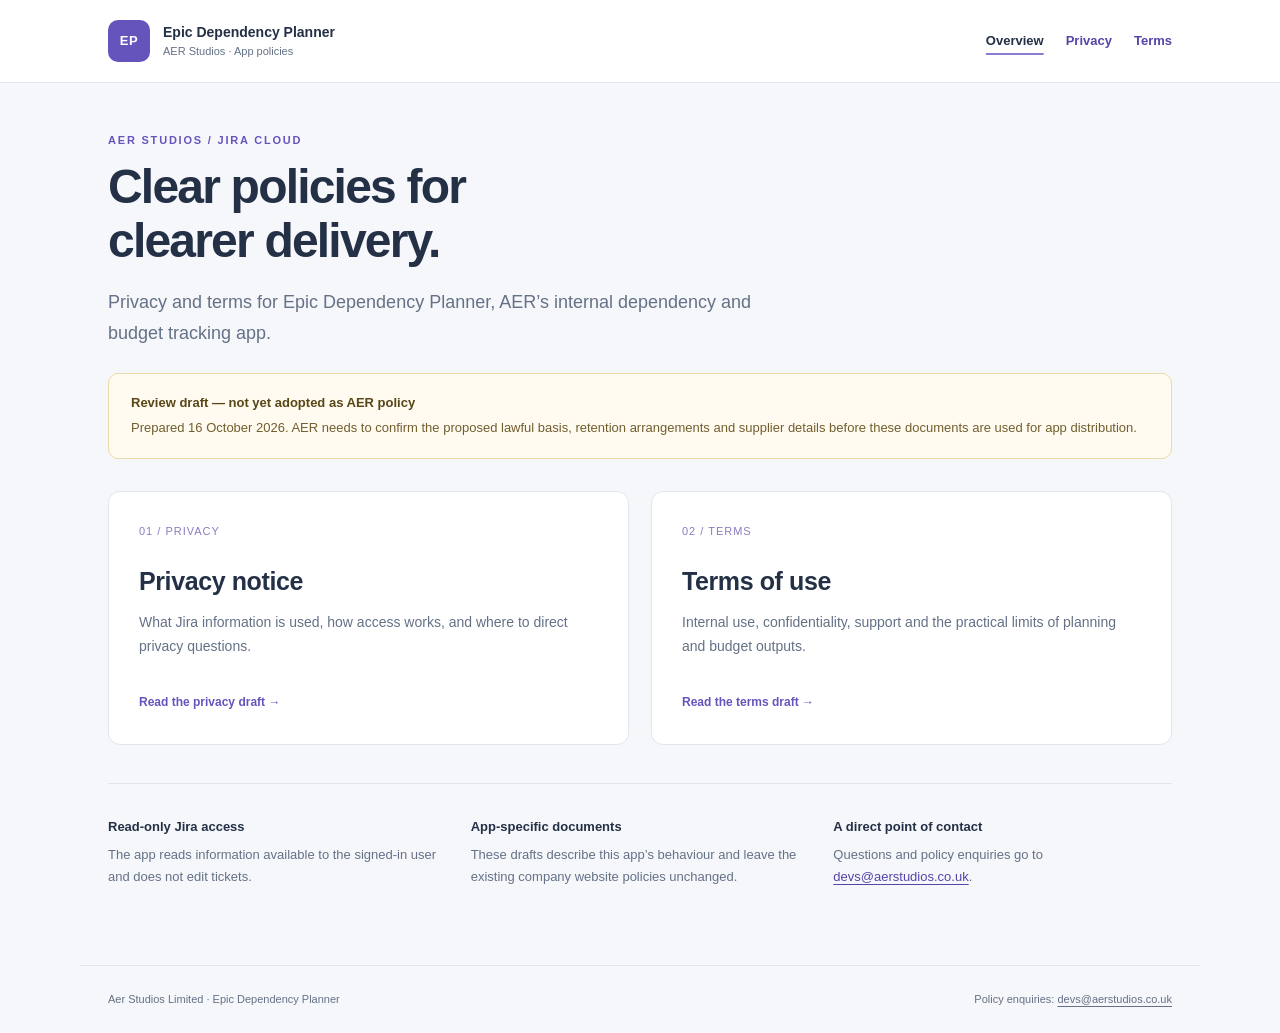
<file: docs/index.html>
<!doctype html>
<html lang="en-GB">
  <head>
    <meta charset="utf-8" />
    <meta name="viewport" content="width=device-width, initial-scale=1" />
    <meta
      name="description"
      content="App-specific privacy and terms review drafts for AER Studios’ Epic Dependency Planner."
    />
    <meta name="robots" content="noindex,nofollow" />
    <meta name="referrer" content="no-referrer" />
    <meta
      http-equiv="Content-Security-Policy"
      content="default-src 'none'; style-src 'self'; img-src 'self' data:; base-uri 'none'; form-action 'none'"
    />
    <title>App policies · Epic Dependency Planner</title>
    <link rel="stylesheet" href="./styles.css" />
  </head>
  <body>
    <a class="skip" href="#main">Skip to content</a>
    <header class="masthead">
      <div class="header-inner">
        <a class="brand" href="./index.html"
          ><span class="monogram" aria-hidden="true">EP</span
          ><span
            ><strong>Epic Dependency Planner</strong
            ><small>AER Studios · App policies</small></span
          ></a
        >
        <nav aria-label="Policy navigation">
          <a href="./index.html" aria-current="page">Overview</a
          ><a href="./privacy.html">Privacy</a><a href="./terms.html">Terms</a>
        </nav>
      </div>
    </header>
    <main id="main" class="shell">
      <p class="eyebrow">AER Studios / Jira Cloud</p>
      <h1>Clear policies for<br />clearer delivery.</h1>
      <p class="lede">
        Privacy and terms for Epic Dependency Planner, AER’s internal dependency
        and budget tracking app.
      </p>
      <aside class="review-banner" aria-label="Document status">
        <strong>Review draft — not yet adopted as AER policy</strong>
        <p>
          Prepared 16 October 2026. AER needs to confirm the proposed lawful
          basis, retention arrangements and supplier details before these
          documents are used for app distribution.
        </p>
      </aside>
      <div class="cards">
        <a class="card" href="./privacy.html"
          ><span class="number">01 / PRIVACY</span>
          <h2>Privacy notice</h2>
          <p>
            What Jira information is used, how access works, and where to direct
            privacy questions.
          </p>
          <span class="read">Read the privacy draft →</span></a
        ><a class="card" href="./terms.html"
          ><span class="number">02 / TERMS</span>
          <h2>Terms of use</h2>
          <p>
            Internal use, confidentiality, support and the practical limits of
            planning and budget outputs.
          </p>
          <span class="read">Read the terms draft →</span></a
        >
      </div>
      <div class="fact-grid">
        <div>
          <strong>Read-only Jira access</strong>
          <p>
            The app reads information available to the signed-in user and does
            not edit tickets.
          </p>
        </div>
        <div>
          <strong>App-specific documents</strong>
          <p>
            These drafts describe this app’s behaviour and leave the existing
            company website policies unchanged.
          </p>
        </div>
        <div>
          <strong>A direct point of contact</strong>
          <p>
            Questions and policy enquiries go to
            <a href="mailto:devs@aerstudios.co.uk">devs@aerstudios.co.uk</a>.
          </p>
        </div>
      </div>
    </main>
    <footer class="footer">
      <span>Aer Studios Limited · Epic Dependency Planner</span
      ><span
        >Policy enquiries:
        <a href="mailto:devs@aerstudios.co.uk">devs@aerstudios.co.uk</a></span
      >
    </footer>
  </body>
</html>
</file>
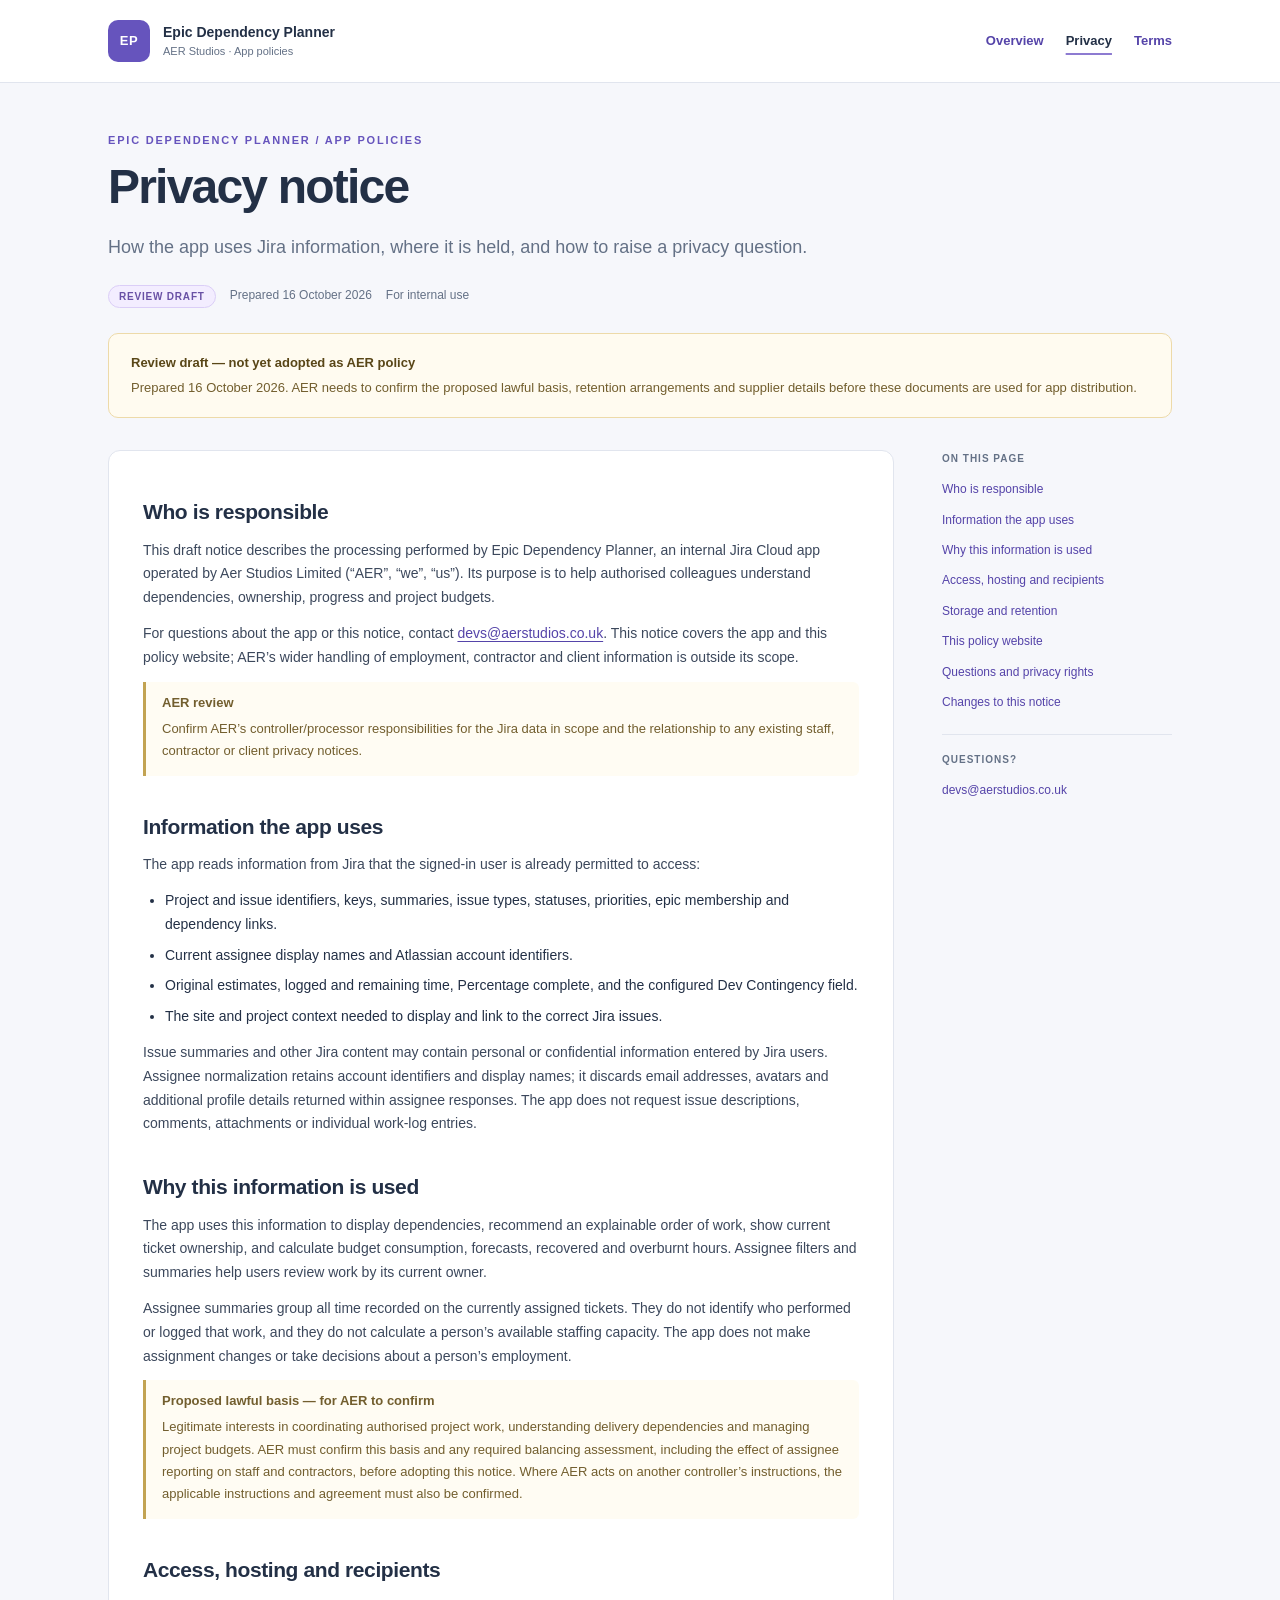
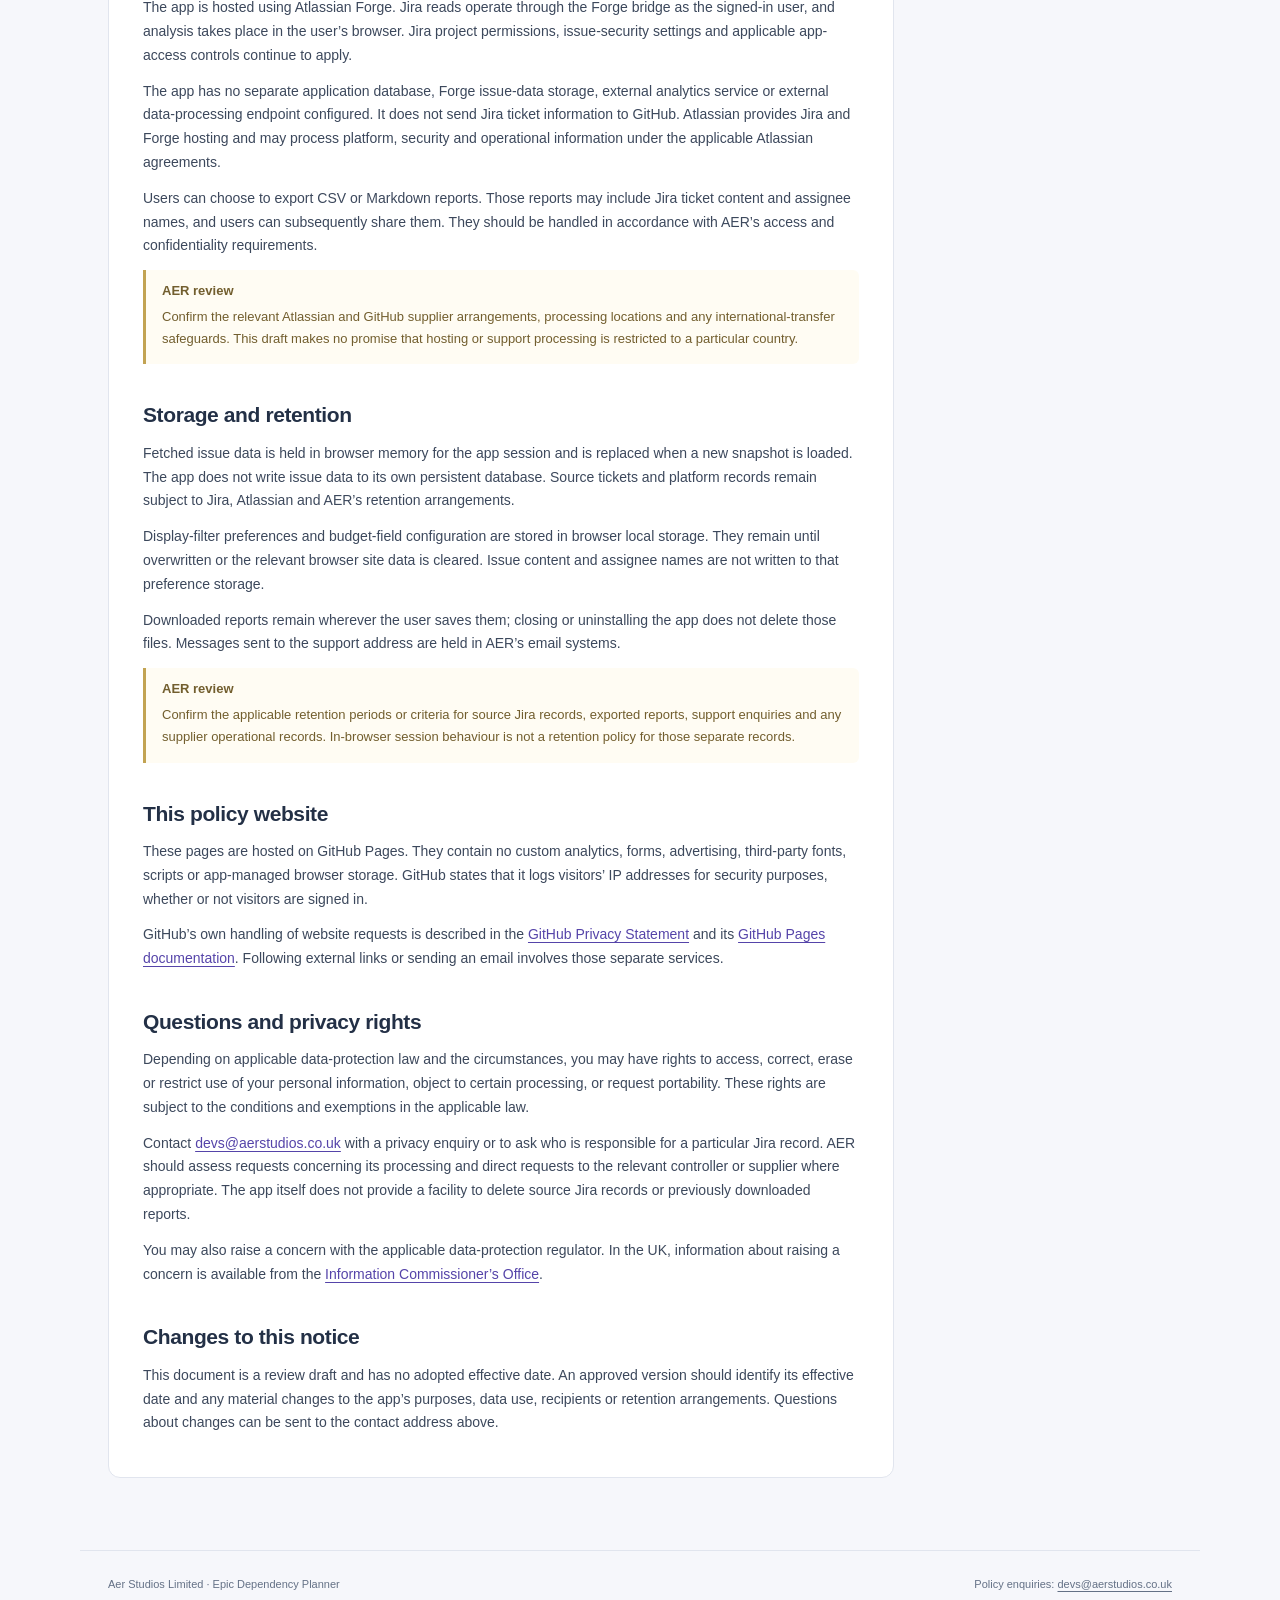
<file: docs/privacy.html>
<!doctype html>
<html lang="en-GB">
  <head>
    <meta charset="utf-8" />
    <meta name="viewport" content="width=device-width, initial-scale=1" />
    <meta
      name="description"
      content="App-specific privacy and terms review drafts for AER Studios’ Epic Dependency Planner."
    />
    <meta name="robots" content="noindex,nofollow" />
    <meta name="referrer" content="no-referrer" />
    <meta
      http-equiv="Content-Security-Policy"
      content="default-src 'none'; style-src 'self'; img-src 'self' data:; base-uri 'none'; form-action 'none'"
    />
    <title>Privacy notice · Epic Dependency Planner</title>
    <link rel="stylesheet" href="./styles.css" />
  </head>
  <body>
    <a class="skip" href="#main">Skip to content</a>
    <header class="masthead">
      <div class="header-inner">
        <a class="brand" href="./index.html"
          ><span class="monogram" aria-hidden="true">EP</span
          ><span
            ><strong>Epic Dependency Planner</strong
            ><small>AER Studios · App policies</small></span
          ></a
        >
        <nav aria-label="Policy navigation">
          <a href="./index.html">Overview</a
          ><a href="./privacy.html" aria-current="page">Privacy</a
          ><a href="./terms.html">Terms</a>
        </nav>
      </div>
    </header>
    <main id="main" class="shell">
      <p class="eyebrow">Epic Dependency Planner / App policies</p>
      <h1>Privacy notice</h1>
      <p class="lede">
        How the app uses Jira information, where it is held, and how to raise a
        privacy question.
      </p>
      <div class="meta">
        <span class="pill">Review draft</span
        ><span>Prepared 16 October 2026</span><span>For internal use</span>
      </div>
      <aside class="review-banner" aria-label="Document status">
        <strong>Review draft — not yet adopted as AER policy</strong>
        <p>
          Prepared 16 October 2026. AER needs to confirm the proposed lawful
          basis, retention arrangements and supplier details before these
          documents are used for app distribution.
        </p>
      </aside>
      <div class="layout">
        <article class="document">
          <section aria-labelledby="responsibility">
            <h2 id="responsibility">Who is responsible</h2>
            <p>
              This draft notice describes the processing performed by Epic
              Dependency Planner, an internal Jira Cloud app operated by Aer
              Studios Limited (“AER”, “we”, “us”). Its purpose is to help
              authorised colleagues understand dependencies, ownership, progress
              and project budgets.
            </p>
            <p>
              For questions about the app or this notice, contact
              <a href="mailto:devs@aerstudios.co.uk">devs@aerstudios.co.uk</a>.
              This notice covers the app and this policy website; AER’s wider
              handling of employment, contractor and client information is
              outside its scope.
            </p>
            <div class="review-note">
              <strong>AER review</strong>
              <p>
                Confirm AER’s controller/processor responsibilities for the Jira
                data in scope and the relationship to any existing staff,
                contractor or client privacy notices.
              </p>
            </div>
          </section>
          <section aria-labelledby="information">
            <h2 id="information">Information the app uses</h2>
            <p>
              The app reads information from Jira that the signed-in user is
              already permitted to access:
            </p>
            <ul>
              <li>
                Project and issue identifiers, keys, summaries, issue types,
                statuses, priorities, epic membership and dependency links.
              </li>
              <li>
                Current assignee display names and Atlassian account
                identifiers.
              </li>
              <li>
                Original estimates, logged and remaining time, Percentage
                complete, and the configured Dev Contingency field.
              </li>
              <li>
                The site and project context needed to display and link to the
                correct Jira issues.
              </li>
            </ul>
            <p>
              Issue summaries and other Jira content may contain personal or
              confidential information entered by Jira users. Assignee
              normalization retains account identifiers and display names; it
              discards email addresses, avatars and additional profile details
              returned within assignee responses. The app does not request issue
              descriptions, comments, attachments or individual work-log
              entries.
            </p>
          </section>
          <section aria-labelledby="purpose">
            <h2 id="purpose">Why this information is used</h2>
            <p>
              The app uses this information to display dependencies, recommend
              an explainable order of work, show current ticket ownership, and
              calculate budget consumption, forecasts, recovered and overburnt
              hours. Assignee filters and summaries help users review work by
              its current owner.
            </p>
            <p>
              Assignee summaries group all time recorded on the currently
              assigned tickets. They do not identify who performed or logged
              that work, and they do not calculate a person’s available staffing
              capacity. The app does not make assignment changes or take
              decisions about a person’s employment.
            </p>
            <div class="review-note">
              <strong>Proposed lawful basis — for AER to confirm</strong>
              <p>
                Legitimate interests in coordinating authorised project work,
                understanding delivery dependencies and managing project
                budgets. AER must confirm this basis and any required balancing
                assessment, including the effect of assignee reporting on staff
                and contractors, before adopting this notice. Where AER acts on
                another controller’s instructions, the applicable instructions
                and agreement must also be confirmed.
              </p>
            </div>
          </section>
          <section aria-labelledby="access">
            <h2 id="access">Access, hosting and recipients</h2>
            <p>
              The app is hosted using Atlassian Forge. Jira reads operate
              through the Forge bridge as the signed-in user, and analysis takes
              place in the user’s browser. Jira project permissions,
              issue-security settings and applicable app-access controls
              continue to apply.
            </p>
            <p>
              The app has no separate application database, Forge issue-data
              storage, external analytics service or external data-processing
              endpoint configured. It does not send Jira ticket information to
              GitHub. Atlassian provides Jira and Forge hosting and may process
              platform, security and operational information under the
              applicable Atlassian agreements.
            </p>
            <p>
              Users can choose to export CSV or Markdown reports. Those reports
              may include Jira ticket content and assignee names, and users can
              subsequently share them. They should be handled in accordance with
              AER’s access and confidentiality requirements.
            </p>
            <div class="review-note">
              <strong>AER review</strong>
              <p>
                Confirm the relevant Atlassian and GitHub supplier arrangements,
                processing locations and any international-transfer safeguards.
                This draft makes no promise that hosting or support processing
                is restricted to a particular country.
              </p>
            </div>
          </section>
          <section aria-labelledby="retention">
            <h2 id="retention">Storage and retention</h2>
            <p>
              Fetched issue data is held in browser memory for the app session
              and is replaced when a new snapshot is loaded. The app does not
              write issue data to its own persistent database. Source tickets
              and platform records remain subject to Jira, Atlassian and AER’s
              retention arrangements.
            </p>
            <p>
              Display-filter preferences and budget-field configuration are
              stored in browser local storage. They remain until overwritten or
              the relevant browser site data is cleared. Issue content and
              assignee names are not written to that preference storage.
            </p>
            <p>
              Downloaded reports remain wherever the user saves them; closing or
              uninstalling the app does not delete those files. Messages sent to
              the support address are held in AER’s email systems.
            </p>
            <div class="review-note">
              <strong>AER review</strong>
              <p>
                Confirm the applicable retention periods or criteria for source
                Jira records, exported reports, support enquiries and any
                supplier operational records. In-browser session behaviour is
                not a retention policy for those separate records.
              </p>
            </div>
          </section>
          <section aria-labelledby="website">
            <h2 id="website">This policy website</h2>
            <p>
              These pages are hosted on GitHub Pages. They contain no custom
              analytics, forms, advertising, third-party fonts, scripts or
              app-managed browser storage. GitHub states that it logs visitors’
              IP addresses for security purposes, whether or not visitors are
              signed in.
            </p>
            <p>
              GitHub’s own handling of website requests is described in the
              <a
                href="https://docs.github.com/en/site-policy/privacy-policies/github-general-privacy-statement"
                >GitHub Privacy Statement</a
              >
              and its
              <a
                href="https://docs.github.com/en/pages/getting-started-with-github-pages/what-is-github-pages"
                >GitHub Pages documentation</a
              >. Following external links or sending an email involves those
              separate services.
            </p>
          </section>
          <section aria-labelledby="rights">
            <h2 id="rights">Questions and privacy rights</h2>
            <p>
              Depending on applicable data-protection law and the circumstances,
              you may have rights to access, correct, erase or restrict use of
              your personal information, object to certain processing, or
              request portability. These rights are subject to the conditions
              and exemptions in the applicable law.
            </p>
            <p>
              Contact
              <a href="mailto:devs@aerstudios.co.uk">devs@aerstudios.co.uk</a>
              with a privacy enquiry or to ask who is responsible for a
              particular Jira record. AER should assess requests concerning its
              processing and direct requests to the relevant controller or
              supplier where appropriate. The app itself does not provide a
              facility to delete source Jira records or previously downloaded
              reports.
            </p>
            <p>
              You may also raise a concern with the applicable data-protection
              regulator. In the UK, information about raising a concern is
              available from the
              <a href="https://ico.org.uk/make-a-complaint/"
                >Information Commissioner’s Office</a
              >.
            </p>
          </section>
          <section aria-labelledby="updates">
            <h2 id="updates">Changes to this notice</h2>
            <p>
              This document is a review draft and has no adopted effective date.
              An approved version should identify its effective date and any
              material changes to the app’s purposes, data use, recipients or
              retention arrangements. Questions about changes can be sent to the
              contact address above.
            </p>
          </section>
        </article>
        <aside class="toc" aria-label="On this page">
          <strong>On this page</strong>
          <ol>
            <li><a href="#responsibility">Who is responsible</a></li>
            <li><a href="#information">Information the app uses</a></li>
            <li><a href="#purpose">Why this information is used</a></li>
            <li><a href="#access">Access, hosting and recipients</a></li>
            <li><a href="#retention">Storage and retention</a></li>
            <li><a href="#website">This policy website</a></li>
            <li><a href="#rights">Questions and privacy rights</a></li>
            <li><a href="#updates">Changes to this notice</a></li>
          </ol>
          <div class="contact">
            <strong>Questions?</strong
            ><a href="mailto:devs@aerstudios.co.uk">devs@aerstudios.co.uk</a>
          </div>
        </aside>
      </div>
    </main>
    <footer class="footer">
      <span>Aer Studios Limited · Epic Dependency Planner</span
      ><span
        >Policy enquiries:
        <a href="mailto:devs@aerstudios.co.uk">devs@aerstudios.co.uk</a></span
      >
    </footer>
  </body>
</html>
</file>
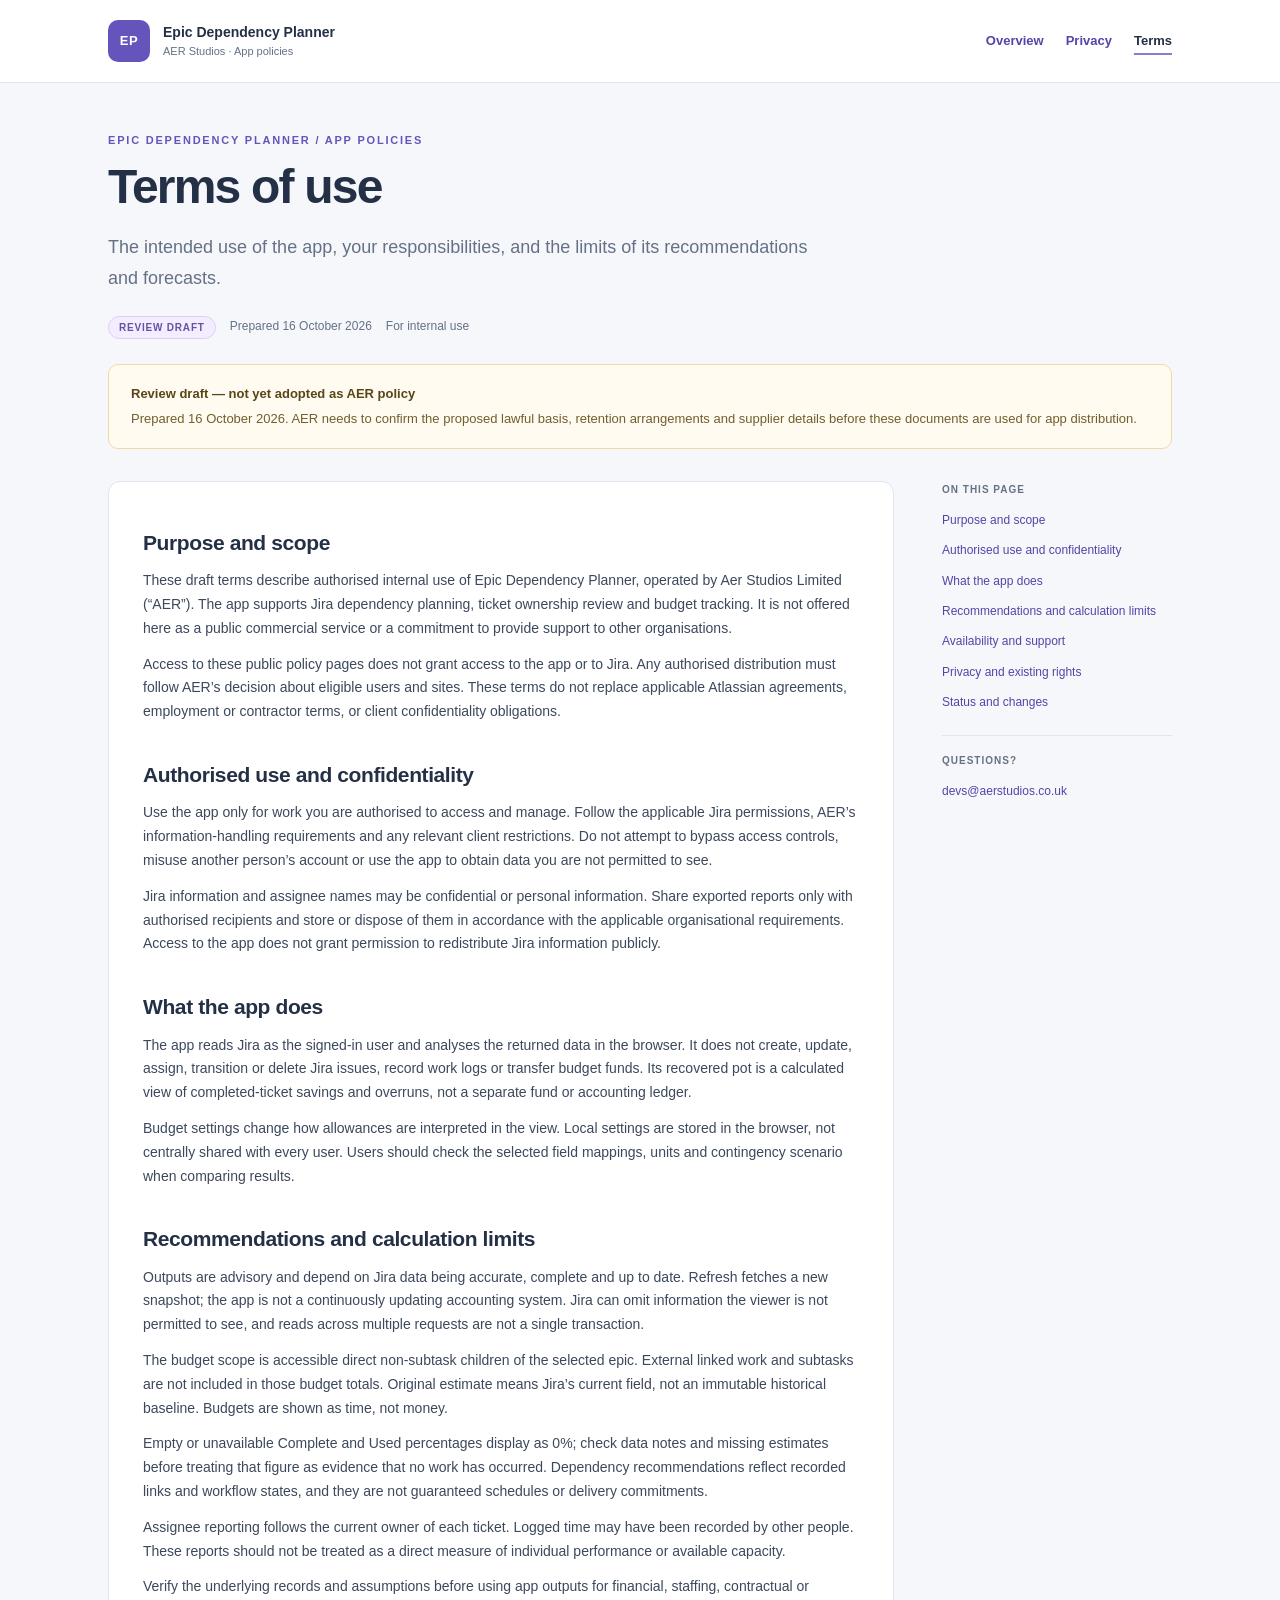
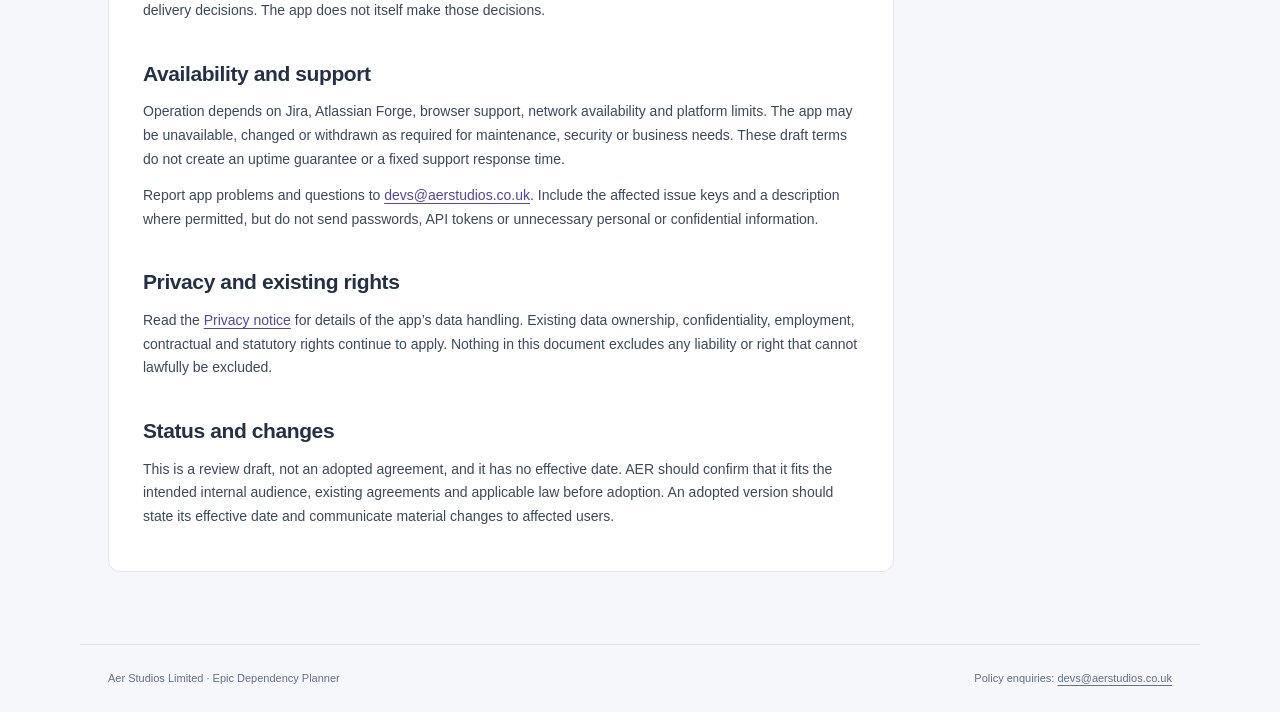
<file: docs/terms.html>
<!doctype html>
<html lang="en-GB">
  <head>
    <meta charset="utf-8" />
    <meta name="viewport" content="width=device-width, initial-scale=1" />
    <meta
      name="description"
      content="App-specific privacy and terms review drafts for AER Studios’ Epic Dependency Planner."
    />
    <meta name="robots" content="noindex,nofollow" />
    <meta name="referrer" content="no-referrer" />
    <meta
      http-equiv="Content-Security-Policy"
      content="default-src 'none'; style-src 'self'; img-src 'self' data:; base-uri 'none'; form-action 'none'"
    />
    <title>Terms of use · Epic Dependency Planner</title>
    <link rel="stylesheet" href="./styles.css" />
  </head>
  <body>
    <a class="skip" href="#main">Skip to content</a>
    <header class="masthead">
      <div class="header-inner">
        <a class="brand" href="./index.html"
          ><span class="monogram" aria-hidden="true">EP</span
          ><span
            ><strong>Epic Dependency Planner</strong
            ><small>AER Studios · App policies</small></span
          ></a
        >
        <nav aria-label="Policy navigation">
          <a href="./index.html">Overview</a><a href="./privacy.html">Privacy</a
          ><a href="./terms.html" aria-current="page">Terms</a>
        </nav>
      </div>
    </header>
    <main id="main" class="shell">
      <p class="eyebrow">Epic Dependency Planner / App policies</p>
      <h1>Terms of use</h1>
      <p class="lede">
        The intended use of the app, your responsibilities, and the limits of
        its recommendations and forecasts.
      </p>
      <div class="meta">
        <span class="pill">Review draft</span
        ><span>Prepared 16 October 2026</span><span>For internal use</span>
      </div>
      <aside class="review-banner" aria-label="Document status">
        <strong>Review draft — not yet adopted as AER policy</strong>
        <p>
          Prepared 16 October 2026. AER needs to confirm the proposed lawful
          basis, retention arrangements and supplier details before these
          documents are used for app distribution.
        </p>
      </aside>
      <div class="layout">
        <article class="document">
          <section aria-labelledby="scope">
            <h2 id="scope">Purpose and scope</h2>
            <p>
              These draft terms describe authorised internal use of Epic
              Dependency Planner, operated by Aer Studios Limited (“AER”). The
              app supports Jira dependency planning, ticket ownership review and
              budget tracking. It is not offered here as a public commercial
              service or a commitment to provide support to other organisations.
            </p>
            <p>
              Access to these public policy pages does not grant access to the
              app or to Jira. Any authorised distribution must follow AER’s
              decision about eligible users and sites. These terms do not
              replace applicable Atlassian agreements, employment or contractor
              terms, or client confidentiality obligations.
            </p>
          </section>
          <section aria-labelledby="authorised-use">
            <h2 id="authorised-use">Authorised use and confidentiality</h2>
            <p>
              Use the app only for work you are authorised to access and manage.
              Follow the applicable Jira permissions, AER’s information-handling
              requirements and any relevant client restrictions. Do not attempt
              to bypass access controls, misuse another person’s account or use
              the app to obtain data you are not permitted to see.
            </p>
            <p>
              Jira information and assignee names may be confidential or
              personal information. Share exported reports only with authorised
              recipients and store or dispose of them in accordance with the
              applicable organisational requirements. Access to the app does not
              grant permission to redistribute Jira information publicly.
            </p>
          </section>
          <section aria-labelledby="operation">
            <h2 id="operation">What the app does</h2>
            <p>
              The app reads Jira as the signed-in user and analyses the returned
              data in the browser. It does not create, update, assign,
              transition or delete Jira issues, record work logs or transfer
              budget funds. Its recovered pot is a calculated view of
              completed-ticket savings and overruns, not a separate fund or
              accounting ledger.
            </p>
            <p>
              Budget settings change how allowances are interpreted in the view.
              Local settings are stored in the browser, not centrally shared
              with every user. Users should check the selected field mappings,
              units and contingency scenario when comparing results.
            </p>
          </section>
          <section aria-labelledby="limitations">
            <h2 id="limitations">Recommendations and calculation limits</h2>
            <p>
              Outputs are advisory and depend on Jira data being accurate,
              complete and up to date. Refresh fetches a new snapshot; the app
              is not a continuously updating accounting system. Jira can omit
              information the viewer is not permitted to see, and reads across
              multiple requests are not a single transaction.
            </p>
            <p>
              The budget scope is accessible direct non-subtask children of the
              selected epic. External linked work and subtasks are not included
              in those budget totals. Original estimate means Jira’s current
              field, not an immutable historical baseline. Budgets are shown as
              time, not money.
            </p>
            <p>
              Empty or unavailable Complete and Used percentages display as 0%;
              check data notes and missing estimates before treating that figure
              as evidence that no work has occurred. Dependency recommendations
              reflect recorded links and workflow states, and they are not
              guaranteed schedules or delivery commitments.
            </p>
            <p>
              Assignee reporting follows the current owner of each ticket.
              Logged time may have been recorded by other people. These reports
              should not be treated as a direct measure of individual
              performance or available capacity.
            </p>
            <p>
              Verify the underlying records and assumptions before using app
              outputs for financial, staffing, contractual or delivery
              decisions. The app does not itself make those decisions.
            </p>
          </section>
          <section aria-labelledby="availability">
            <h2 id="availability">Availability and support</h2>
            <p>
              Operation depends on Jira, Atlassian Forge, browser support,
              network availability and platform limits. The app may be
              unavailable, changed or withdrawn as required for maintenance,
              security or business needs. These draft terms do not create an
              uptime guarantee or a fixed support response time.
            </p>
            <p>
              Report app problems and questions to
              <a href="mailto:devs@aerstudios.co.uk">devs@aerstudios.co.uk</a>.
              Include the affected issue keys and a description where permitted,
              but do not send passwords, API tokens or unnecessary personal or
              confidential information.
            </p>
          </section>
          <section aria-labelledby="privacy">
            <h2 id="privacy">Privacy and existing rights</h2>
            <p>
              Read the <a href="./privacy.html">Privacy notice</a> for details
              of the app’s data handling. Existing data ownership,
              confidentiality, employment, contractual and statutory rights
              continue to apply. Nothing in this document excludes any liability
              or right that cannot lawfully be excluded.
            </p>
          </section>
          <section aria-labelledby="changes">
            <h2 id="changes">Status and changes</h2>
            <p>
              This is a review draft, not an adopted agreement, and it has no
              effective date. AER should confirm that it fits the intended
              internal audience, existing agreements and applicable law before
              adoption. An adopted version should state its effective date and
              communicate material changes to affected users.
            </p>
          </section>
        </article>
        <aside class="toc" aria-label="On this page">
          <strong>On this page</strong>
          <ol>
            <li><a href="#scope">Purpose and scope</a></li>
            <li>
              <a href="#authorised-use">Authorised use and confidentiality</a>
            </li>
            <li><a href="#operation">What the app does</a></li>
            <li>
              <a href="#limitations">Recommendations and calculation limits</a>
            </li>
            <li><a href="#availability">Availability and support</a></li>
            <li><a href="#privacy">Privacy and existing rights</a></li>
            <li><a href="#changes">Status and changes</a></li>
          </ol>
          <div class="contact">
            <strong>Questions?</strong
            ><a href="mailto:devs@aerstudios.co.uk">devs@aerstudios.co.uk</a>
          </div>
        </aside>
      </div>
    </main>
    <footer class="footer">
      <span>Aer Studios Limited · Epic Dependency Planner</span
      ><span
        >Policy enquiries:
        <a href="mailto:devs@aerstudios.co.uk">devs@aerstudios.co.uk</a></span
      >
    </footer>
  </body>
</html>
</file>
<file: docs/styles.css>
:root {
  color-scheme: light;
  --ink: #233046;
  --muted: #647186;
  --line: #e1e5ee;
  --purple: #6654bd;
  --paper: #fff;
  --background: #f6f7fb;
  font-family:
    Inter,
    ui-sans-serif,
    -apple-system,
    BlinkMacSystemFont,
    "Segoe UI",
    sans-serif;
  font-size: 16px;
  line-height: 1.7;
}
* {
  box-sizing: border-box;
}
body {
  margin: 0;
  background: var(--background);
  color: var(--ink);
}
a {
  color: #5544a9;
  text-underline-offset: 3px;
}
a:hover {
  color: #322461;
}
a:focus-visible,
summary:focus-visible {
  outline: 3px solid #9988e4;
  outline-offset: 4px;
  border-radius: 2px;
}
.skip {
  position: absolute;
  left: 16px;
  top: -100px;
  background: white;
  padding: 12px;
  z-index: 2;
}
.skip:focus {
  top: 10px;
}
.masthead {
  border-bottom: 1px solid var(--line);
  background: var(--paper);
}
.header-inner {
  max-width: 1120px;
  margin: auto;
  padding: 20px 28px;
  display: flex;
  justify-content: space-between;
  gap: 20px;
  align-items: center;
}
.brand {
  display: flex;
  align-items: center;
  gap: 13px;
  text-decoration: none;
  color: var(--ink);
}
.monogram {
  display: grid;
  place-items: center;
  width: 42px;
  height: 42px;
  background: var(--purple);
  border-radius: 10px;
  color: #fff;
  font-size: 13px;
  font-weight: 750;
  letter-spacing: 0.5px;
}
.brand strong {
  display: block;
  font-size: 14px;
  line-height: 1.4;
}
.brand small {
  display: block;
  color: var(--muted);
  font-size: 11px;
  line-height: 1.5;
}
nav {
  display: flex;
  gap: 22px;
}
nav a {
  font-size: 13px;
  text-decoration: none;
  font-weight: 600;
}
nav a[aria-current="page"] {
  color: #233046;
  text-decoration: underline;
  text-decoration-color: #8d7bd1;
  text-decoration-thickness: 2px;
  text-underline-offset: 8px;
}
.shell {
  max-width: 1120px;
  margin: 0 auto;
  padding: 48px 28px 72px;
}
.eyebrow {
  font-size: 11px;
  letter-spacing: 1.8px;
  font-weight: 700;
  text-transform: uppercase;
  color: var(--purple);
  margin: 0 0 10px;
}
h1 {
  font-size: clamp(32px, 5vw, 48px);
  line-height: 1.14;
  letter-spacing: -1.8px;
  margin: 0 0 18px;
}
h2 {
  font-size: 21px;
  line-height: 1.4;
  letter-spacing: -0.4px;
  margin: 36px 0 12px;
  scroll-margin-top: 24px;
}
h3 {
  font-size: 17px;
  margin: 0 0 10px;
}
.lede {
  font-size: 18px;
  color: var(--muted);
  max-width: 700px;
  margin: 0 0 20px;
}
.meta {
  display: flex;
  gap: 14px;
  flex-wrap: wrap;
  color: var(--muted);
  font-size: 12px;
  margin: 22px 0;
}
.pill {
  font-size: 10px;
  letter-spacing: 0.8px;
  text-transform: uppercase;
  font-weight: 700;
  border: 1px solid #dbcef7;
  background: #f3edff;
  color: #6951a5;
  border-radius: 20px;
  padding: 2px 10px;
}
.review-banner {
  border: 1px solid #eddaa9;
  background: #fffbf0;
  border-radius: 10px;
  padding: 18px 22px;
  color: #725e2e;
  font-size: 13px;
  margin: 25px 0 32px;
}
.review-banner strong {
  display: block;
  color: #594617;
  margin-bottom: 3px;
}
.review-banner p {
  margin: 0;
}
.layout {
  display: grid;
  grid-template-columns: minmax(0, 1fr) 230px;
  gap: 48px;
  align-items: start;
}
.document {
  background: white;
  border: 1px solid var(--line);
  border-radius: 12px;
  padding: 10px 34px 30px;
  min-width: 0;
}
.document p {
  font-size: 14px;
  margin: 12px 0;
  color: #3c485c;
}
.document ul {
  padding-left: 22px;
  margin: 12px 0;
}
.document li {
  font-size: 14px;
  margin: 7px 0;
}
.document a {
  overflow-wrap: anywhere;
}
.toc {
  position: sticky;
  top: 28px;
  font-size: 12px;
}
.toc strong {
  display: block;
  font-size: 10px;
  text-transform: uppercase;
  letter-spacing: 1px;
  color: var(--muted);
  margin-bottom: 12px;
}
.toc ol {
  margin: 0;
  padding: 0;
  list-style: none;
}
.toc li {
  margin: 10px 0;
}
.toc a {
  text-decoration: none;
}
.toc .contact {
  border-top: 1px solid var(--line);
  padding-top: 16px;
  margin-top: 22px;
}
.review-note {
  border-left: 3px solid #c2a352;
  padding: 10px 16px;
  background: #fffcf3;
  color: #725e2e;
  border-radius: 0 6px 6px 0;
  font-size: 13px;
}
.review-note p {
  color: #725e2e;
  font-size: 13px;
  margin: 4px 0;
}
.cards {
  display: grid;
  grid-template-columns: 1fr 1fr;
  gap: 22px;
  margin: 32px 0;
}
.card {
  background: white;
  border: 1px solid var(--line);
  border-radius: 12px;
  padding: 30px;
  text-decoration: none;
  color: var(--ink);
  transition:
    border-color 0.15s,
    transform 0.15s;
}
.card:hover {
  border-color: #b4a8df;
  transform: translateY(-2px);
  color: var(--ink);
}
.card .number {
  display: block;
  font-size: 11px;
  color: #8c7bc0;
  letter-spacing: 1px;
  margin-bottom: 24px;
}
.card h2 {
  margin: 0 0 12px;
  font-size: 25px;
}
.card p {
  font-size: 14px;
  color: var(--muted);
  margin: 0 0 28px;
}
.card .read {
  font-size: 12px;
  font-weight: 650;
  color: var(--purple);
}
.fact-grid {
  display: grid;
  grid-template-columns: 1fr 1fr 1fr;
  gap: 24px;
  border-top: 1px solid var(--line);
  padding-top: 28px;
  margin-top: 38px;
}
.fact-grid p {
  font-size: 13px;
  color: var(--muted);
  margin: 5px 0;
}
.fact-grid strong {
  font-size: 13px;
}
.footer {
  max-width: 1120px;
  margin: auto;
  padding: 24px 28px;
  border-top: 1px solid var(--line);
  display: flex;
  justify-content: space-between;
  gap: 20px;
  font-size: 11px;
  color: var(--muted);
}
.footer a {
  color: var(--muted);
}
@media (max-width: 800px) {
  .layout {
    grid-template-columns: 1fr;
    gap: 24px;
  }
  .toc {
    position: static;
    grid-row: 1;
  }
  .toc ol {
    display: flex;
    flex-wrap: wrap;
    gap: 4px 18px;
  }
  .toc li {
    margin: 3px 0;
  }
  .toc .contact {
    display: none;
  }
  .document {
    padding: 6px 22px 26px;
  }
  .shell {
    padding-top: 32px;
  }
  .header-inner {
    align-items: flex-start;
    flex-direction: column;
    gap: 18px;
  }
  nav {
    gap: 25px;
  }
  .fact-grid {
    grid-template-columns: 1fr;
    gap: 18px;
  }
  .footer {
    flex-direction: column;
    gap: 5px;
  }
}
@media (max-width: 550px) {
  .cards {
    grid-template-columns: 1fr;
    gap: 14px;
  }
  .shell,
  .header-inner,
  .footer {
    padding-left: 20px;
    padding-right: 20px;
  }
  .card {
    padding: 24px;
  }
  .lede {
    font-size: 16px;
  }
  .review-banner {
    padding: 15px 17px;
  }
  h1 {
    letter-spacing: -1px;
  }
}
@media (prefers-reduced-motion: reduce) {
  .card {
    transition: none;
  }
  .card:hover {
    transform: none;
  }
}
@media print {
  body {
    background: #fff;
  }
  .masthead,
  .toc,
  .footer,
  .skip {
    display: none;
  }
  .shell {
    padding: 0;
    max-width: none;
  }
  .layout {
    display: block;
  }
  .document {
    border: 0;
    padding: 0;
  }
  .review-banner {
    break-inside: avoid;
  }
  h2 {
    break-after: avoid;
  }
  a {
    color: inherit;
  }
}
</file>
